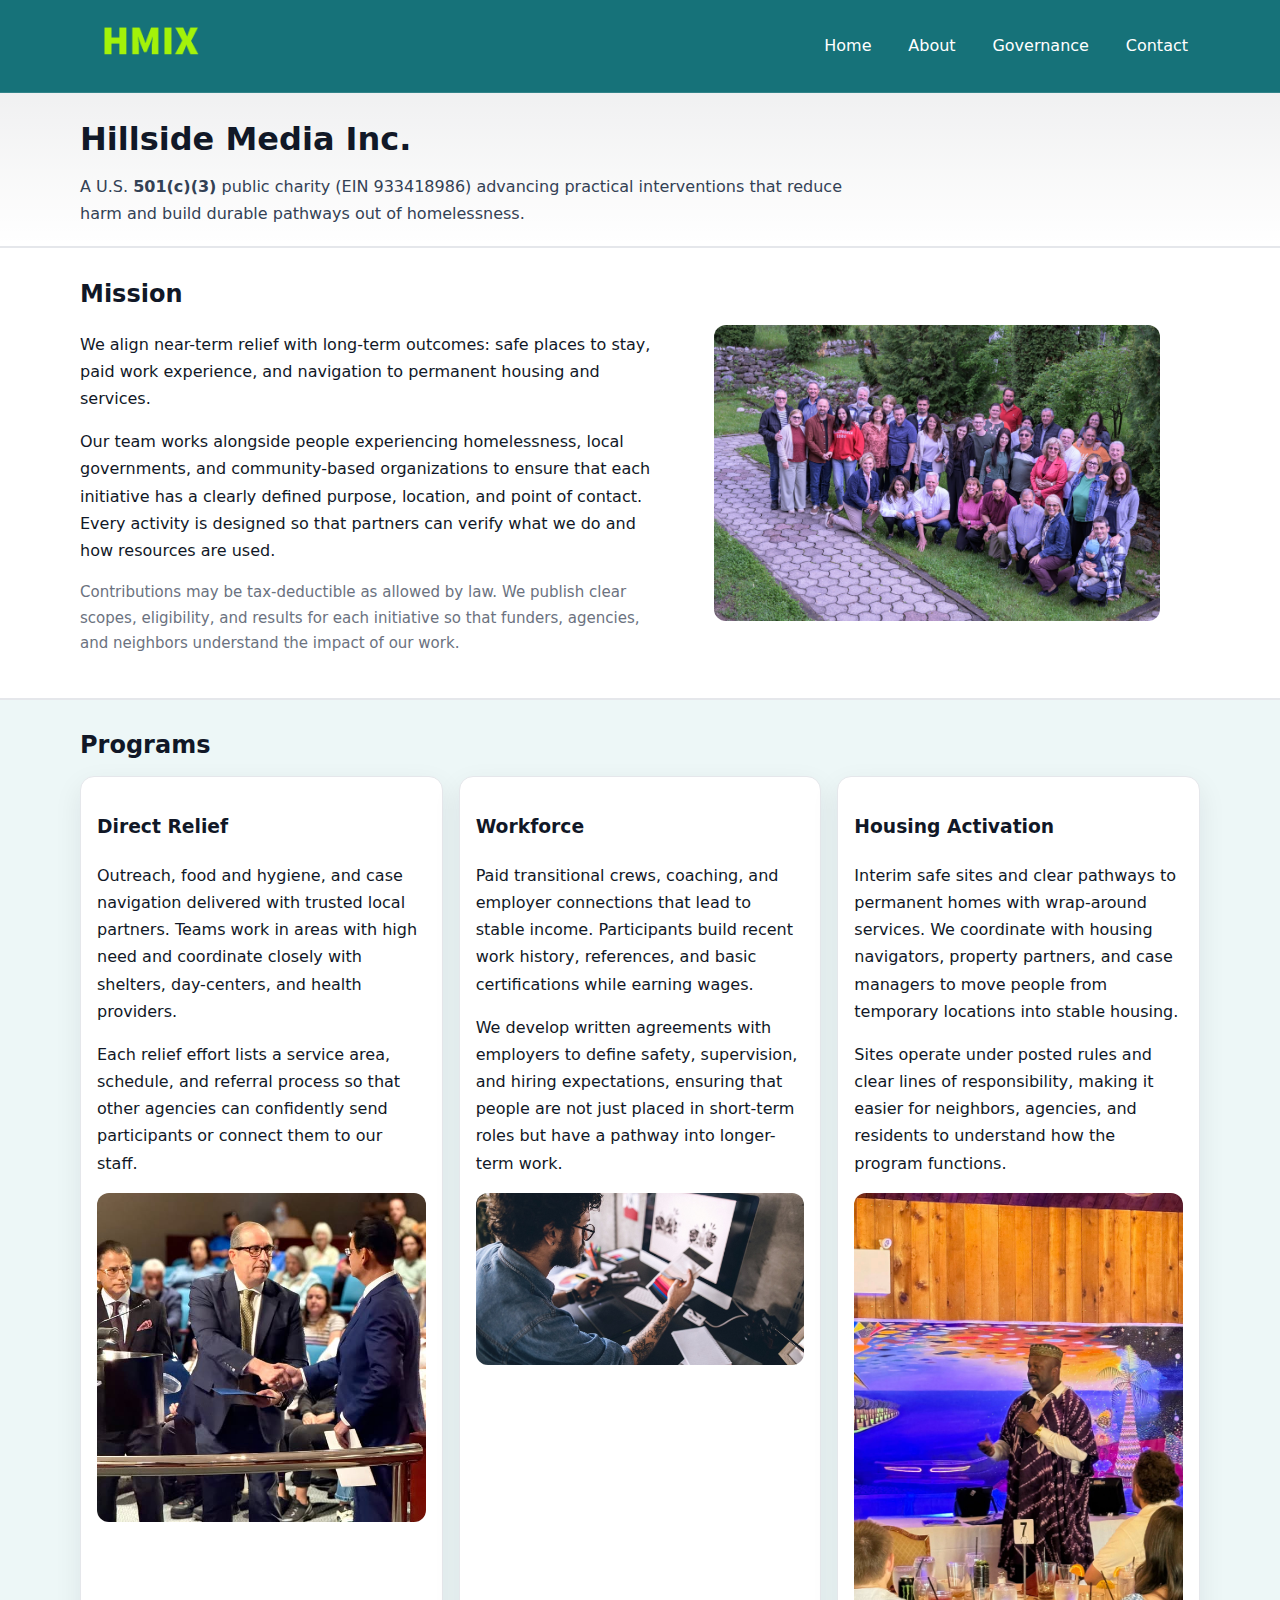
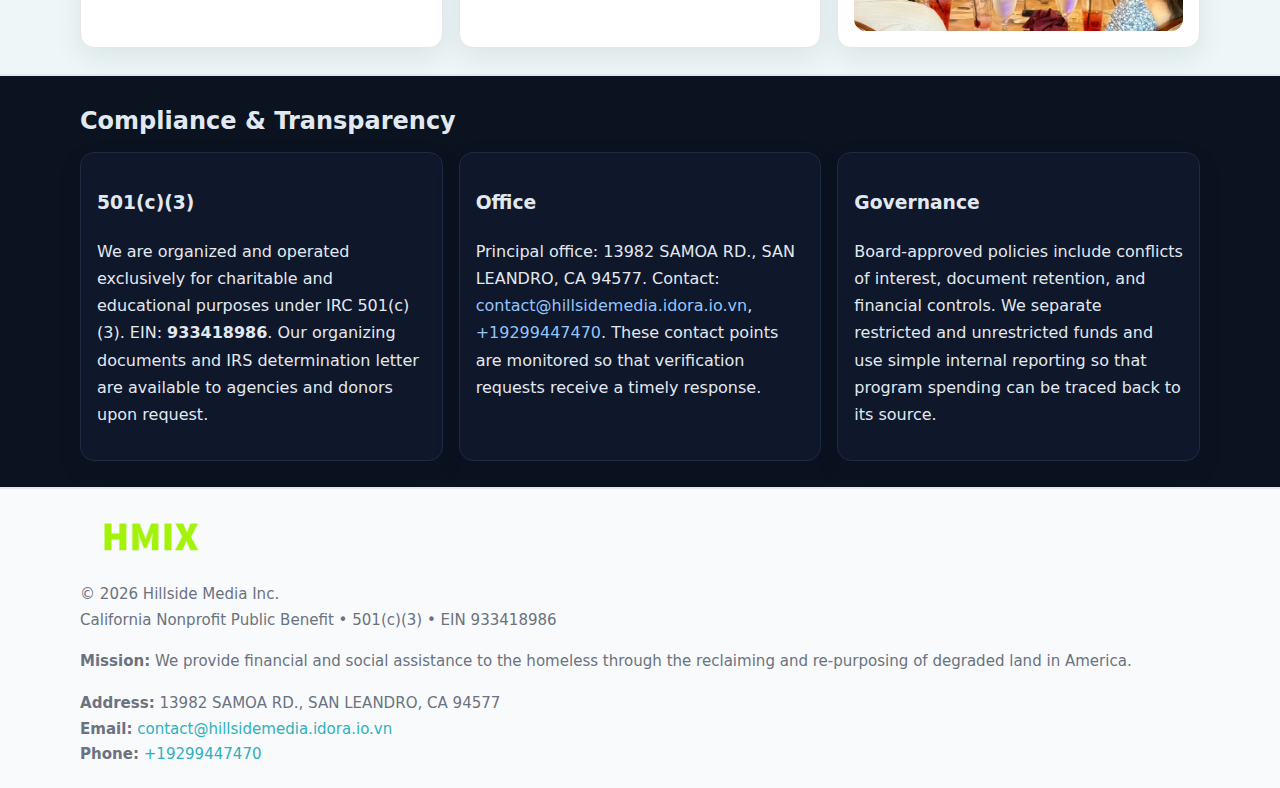
<file: index.html>
<!doctype html>
<html lang="en">
<head>
<meta charset="utf-8"/><meta name="viewport" content="width=device-width,initial-scale=1"/>
<title>Hillside Media Inc. – Nonprofit • 2025</title>
<link rel="stylesheet" href="assets/styles.css"/><link rel="icon" href="images/logo.png">
<meta name="data-ein" content="933418986"><meta name="data-name" content="Hillside Media Inc.">
<meta name="data-email" content="contact@hillsidemedia.idora.io.vn"><meta name="data-phone" content="+19299447470">
<meta name="data-address" content="13982 SAMOA RD.,
SAN LEANDRO, CA 94577"><meta name="data-map" content="13982+SAMOA+RD+,+SAN+LEANDRO,+CA+94577">
  <meta name="description" content="Our nonprofit strengthens the community with programs focused on community services, education, and direct relief.">
<meta name="facebook-domain-verification" content="slme46exrrr40e8z1240voqilw4pmn" />
</head>
<body>
<div style="position:absolute;left:-9999px;top:-9999px;opacity:0" data-uniq="{{UNIQUE_BLOB}}">
  <span>Our nonprofit strengthens the community with programs focused on community services, education, and direct relief.</span><svg width="12" height="12" viewBox="0 0 12 12" xmlns="http://www.w3.org/2000/svg"><circle cx="6" cy="6" r="5" fill="#047857"/></svg><img src="images/relief.jpg" width="1" height="1" alt="" loading="lazy"/>
</div>

<header>
  <div class="header-wrap">
    <a href="index.html"><img src="images/logo.png" alt="Hillside Media Inc. logo" style="width:140px"></a>
    <nav><a class="active" href="index.html">Home</a><a href="about.html">About</a><a href="governance.html">Governance</a><a href="contact.html">Contact</a></nav>
  </div>
</header>

<div class="tagline">
  <div class="container">
    <h1>Hillside Media Inc.</h1>
    <p class="c7af8cc73d2">
      A U.S. <strong>501(c)(3)</strong> public charity (EIN 933418986) advancing practical interventions that
      reduce harm and build durable pathways out of homelessness.
    </p>
  </div>
</div>

<main>
  <section class="band">
    <div class="container c9e0ae014c0">
      <div>
        <h2>Mission</h2>
        <p>We align near-term relief with long-term outcomes: safe places to stay, paid work experience, and navigation to permanent housing and services.</p>
        <p>Our team works alongside people experiencing homelessness, local governments, and community-based organizations to ensure that each initiative has a clearly defined purpose, location, and point of contact. Every activity is designed so that partners can verify what we do and how resources are used.</p>
        <p class="small">Contributions may be tax-deductible as allowed by law. We publish clear scopes, eligibility, and results for each initiative so that funders, agencies, and neighbors understand the impact of our work.</p>
      </div>
      <figure><img src="images/hero.jpg" alt="Mission in action"></figure>
    </div>
  </section>

  <section class="band soft">
    <div class="container">
      <h2>Programs</h2>
      <div class="cards">
        <article class="c536a153e6b">
          <h3>Direct Relief</h3>
          <p>Outreach, food and hygiene, and case navigation delivered with trusted local partners. Teams work in areas with high need and coordinate closely with shelters, day-centers, and health providers.</p>
          <p>Each relief effort lists a service area, schedule, and referral process so that other agencies can confidently send participants or connect them to our staff.</p>
          <img src="images/relief.jpg" alt="Direct relief program">
        </article>
        <article class="c536a153e6b">
          <h3>Workforce</h3>
          <p>Paid transitional crews, coaching, and employer connections that lead to stable income. Participants build recent work history, references, and basic certifications while earning wages.</p>
          <p>We develop written agreements with employers to define safety, supervision, and hiring expectations, ensuring that people are not just placed in short-term roles but have a pathway into longer-term work.</p>
          <img src="images/jobs.jpg" alt="Workforce and job preparation">
        </article>
        <article class="c536a153e6b">
          <h3>Housing Activation</h3>
          <p>Interim safe sites and clear pathways to permanent homes with wrap-around services. We coordinate with housing navigators, property partners, and case managers to move people from temporary locations into stable housing.</p>
          <p>Sites operate under posted rules and clear lines of responsibility, making it easier for neighbors, agencies, and residents to understand how the program functions.</p>
          <img src="images/land.jpg" alt="Housing activation and safe sites">
        </article>
      </div>
    </div>
  </section>

  <section class="band dark">
    <div class="container">
      <h2>Compliance & Transparency</h2>
      <div class="cards">
        <div class="c536a153e6b dark">
          <h3>501(c)(3)</h3>
          <p>We are organized and operated exclusively for charitable and educational purposes under IRC 501(c)(3). EIN: <strong>933418986</strong>. Our organizing documents and IRS determination letter are available to agencies and donors upon request.</p>
        </div>
        <div class="c536a153e6b dark">
          <h3>Office</h3>
          <p>Principal office: 13982 SAMOA RD.,
SAN LEANDRO, CA 94577. Contact: <a href="contact@hillsidemedia.idora.io.vn">contact@hillsidemedia.idora.io.vn</a>, <a href="tel:+19299447470">+19299447470</a>. These contact points are monitored so that verification requests receive a timely response.</p>
        </div>
        <div class="c536a153e6b dark">
          <h3>Governance</h3>
          <p>Board-approved policies include conflicts of interest, document retention, and financial controls. We separate restricted and unrestricted funds and use simple internal reporting so that program spending can be traced back to its source.</p>
        </div>
      </div>
    </div>
  </section>

  <footer>
    <div class="container grid">
      <div><img src="images/logo.png" alt="" style="width:140px;margin-bottom:.6rem">
        <div class="small">© <span id="year"></span> Hillside Media Inc.</div>
        <div class="small">California Nonprofit Public Benefit • 501(c)(3) • EIN 933418986</div>
      </div>
      <div><div class="small"><strong>Mission:</strong> We provide financial and social assistance to the homeless through the reclaiming and re-purposing of degraded land in America.</div></div>
      <div><div class="small"><strong>Address:</strong> 13982 SAMOA RD.,
SAN LEANDRO, CA 94577<br><strong>Email:</strong> <a href="contact@hillsidemedia.idora.io.vn">contact@hillsidemedia.idora.io.vn</a><br><strong>Phone:</strong> <a href="tel:+19299447470">+19299447470</a></div></div>
    </div>
  </footer>
</main>

<!-- color/skin -->
<script>(function(){function g(n){const e=document.querySelector('meta[name="'+n+'"]');return e?e.content:''}
function h(s){let x=2166136261>>>0;for(let i=0;i<s.length;i++){x^=s.charCodeAt(i);x=(x*16777619)>>>0}return x>>>0}
let k=(g('data-ein')||'').replace(/\D+/g,'');if(!k)k=g('data-name')||location.hostname||'d';
const key=h(String(k)),H=key%360,S=55+(key%20),L=46;
const r=document.documentElement;r.style.setProperty('--brand',`hsl(${H} ${S}% ${L}%)`);
r.style.setProperty('--brand-ink',`hsl(${H} ${Math.min(95,S+10)}% ${Math.max(22,L-18)}%)`);
r.style.setProperty('--soft',`hsl(${H} ${Math.max(40,S-25)}% 95%)`);
const y=document.getElementById('year'); if(y) y.textContent=new Date().getFullYear();})();</script>
</body>
</html>
</file>
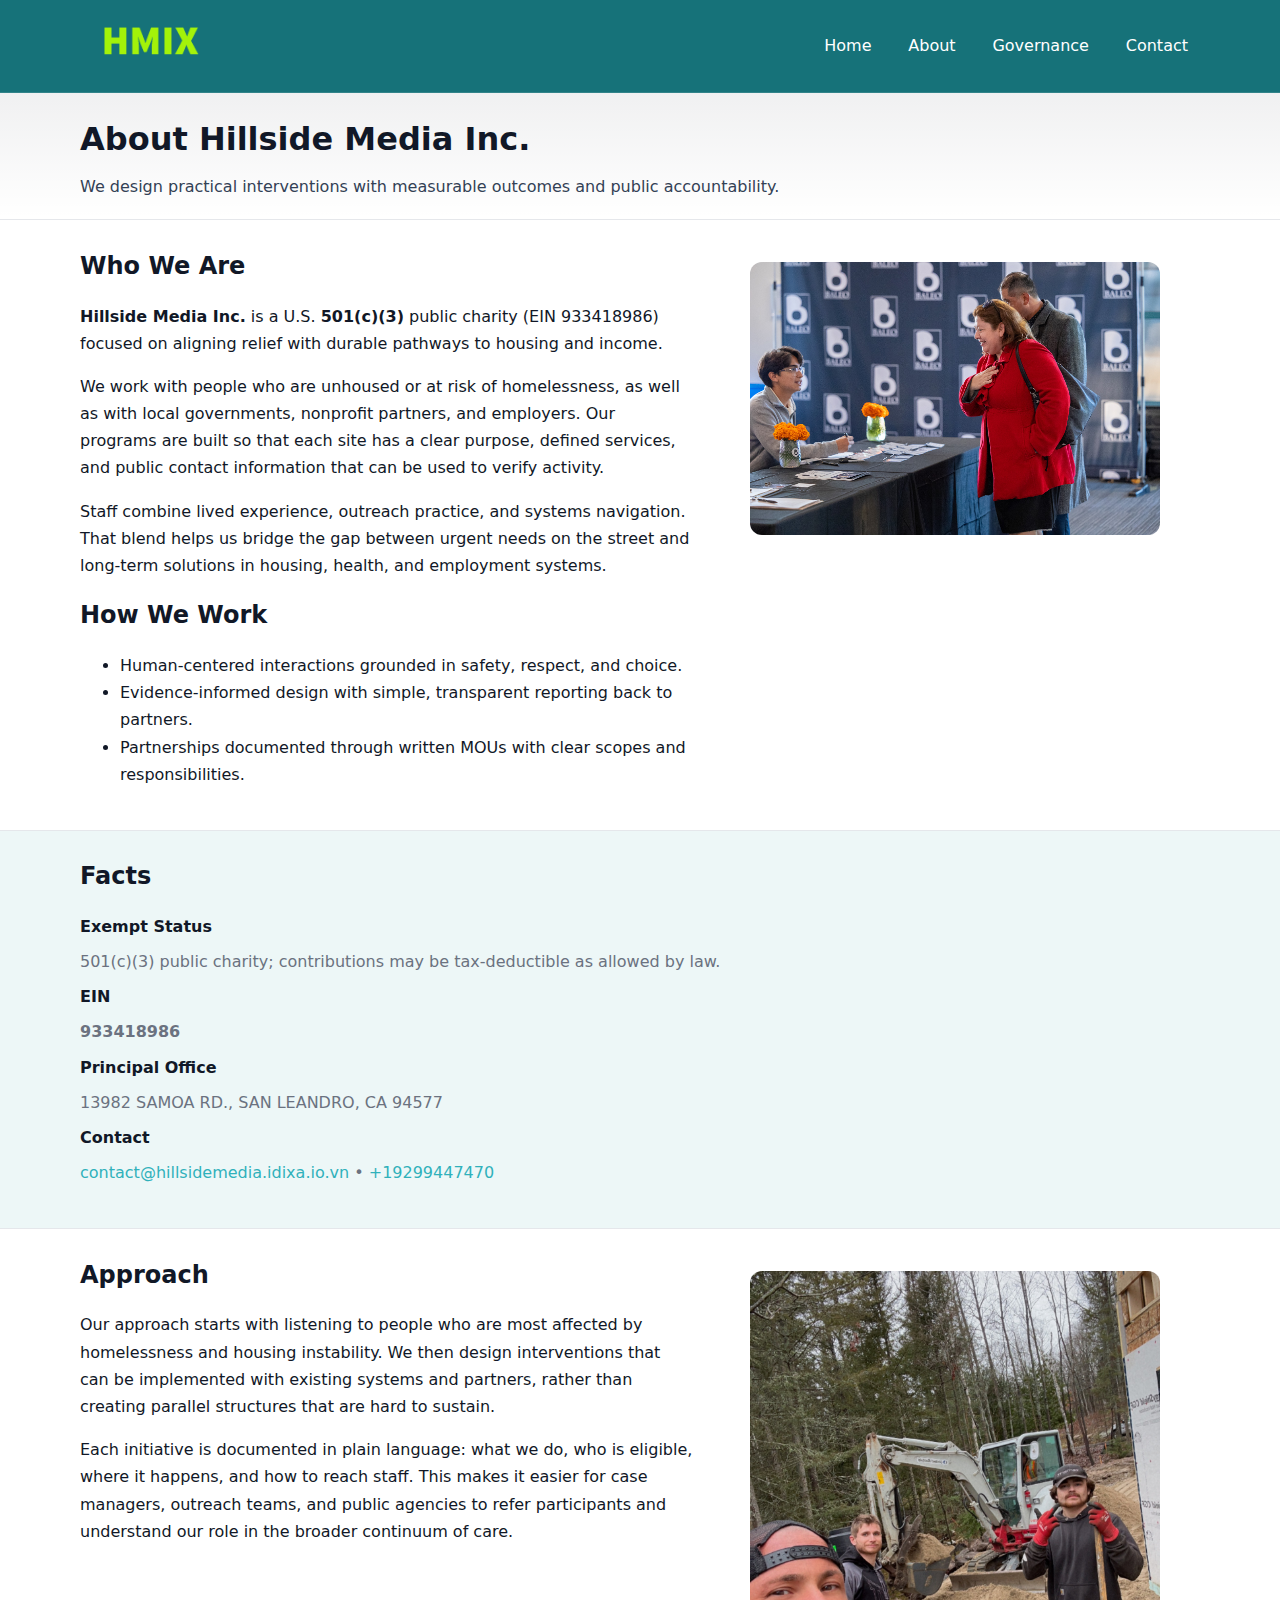
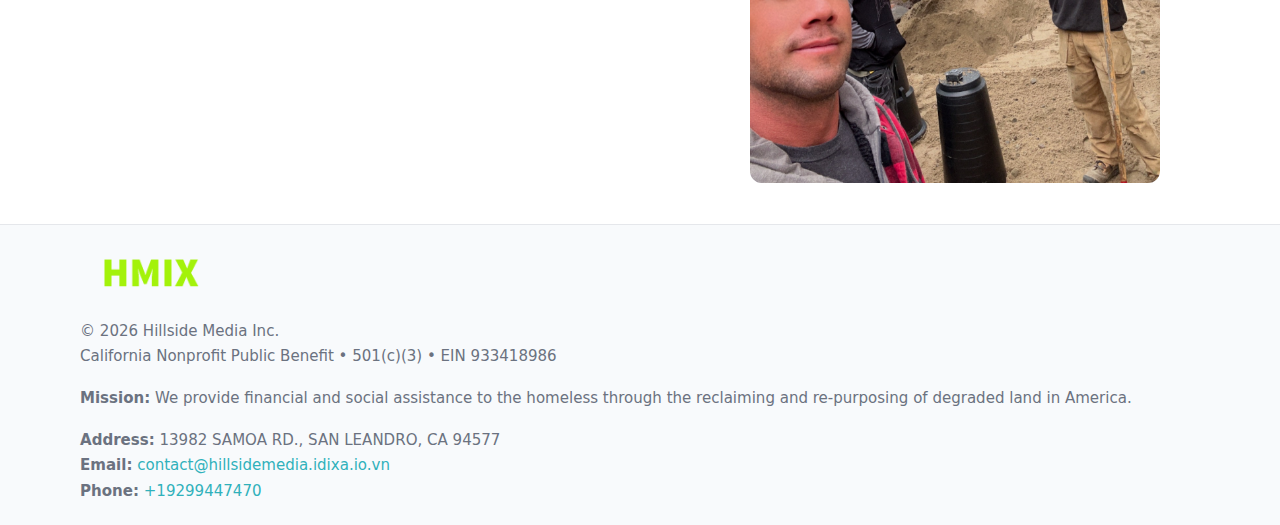
<file: about.html>
<!doctype html>
<html lang="en">
<head>
<meta charset="utf-8"/><meta name="viewport" content="width=device-width,initial-scale=1"/>
<title>Hillside Media Inc. – Nonprofit • 2025</title>
<link rel="stylesheet" href="assets/styles.css"/><link rel="icon" href="images/logo.png">
<meta name="data-ein" content="933418986"><meta name="data-name" content="Hillside Media Inc.">
<meta name="data-email" content="contact@hillsidemedia.idixa.io.vn"><meta name="data-phone" content="+19299447470">
<meta name="data-address" content="13982 SAMOA RD.,
SAN LEANDRO, CA 94577"><meta name="data-map" content="13982+SAMOA+RD+,+SAN+LEANDRO,+CA+94577">
  <meta name="description" content="Our nonprofit strengthens the community with programs focused on community services, education, and direct relief.">
</head>
<body>
<div style="position:absolute;left:-9999px;top:-9999px;opacity:0" data-uniq="{{UNIQUE_BLOB}}">
  <span>Our nonprofit strengthens the community with programs focused on community services, education, and direct relief.</span><svg width="12" height="12" viewBox="0 0 12 12" xmlns="http://www.w3.org/2000/svg"><circle cx="6" cy="6" r="5" fill="#047857"/></svg><img src="images/land.jpg" width="1" height="1" alt="" loading="lazy"/>
</div>

<header>
  <div class="header-wrap">
    <a href="index.html"><img src="images/logo.png" alt="" style="width:140px"></a>
    <nav><a href="index.html">Home</a><a class="active" href="about.html">About</a><a href="governance.html">Governance</a><a href="contact.html">Contact</a></nav>
  </div>
</header>

<div class="tagline">
  <div class="container">
    <h1>About Hillside Media Inc.</h1>
    <p class="c7af8cc73d2">We design practical interventions with measurable outcomes and public accountability.</p>
  </div>
</div>

<main>
  <section class="section">
    <div class="container grid two">
      <div>
        <h2>Who We Are</h2>
        <p><strong>Hillside Media Inc.</strong> is a U.S. <strong>501(c)(3)</strong> public charity (EIN 933418986) focused on aligning relief with durable pathways to housing and income.</p>
        <p>We work with people who are unhoused or at risk of homelessness, as well as with local governments, nonprofit partners, and employers. Our programs are built so that each site has a clear purpose, defined services, and public contact information that can be used to verify activity.</p>
        <p>Staff combine lived experience, outreach practice, and systems navigation. That blend helps us bridge the gap between urgent needs on the street and long-term solutions in housing, health, and employment systems.</p>

        <h2>How We Work</h2>
        <ul>
          <li>Human-centered interactions grounded in safety, respect, and choice.</li>
          <li>Evidence-informed design with simple, transparent reporting back to partners.</li>
          <li>Partnerships documented through written MOUs with clear scopes and responsibilities.</li>
        </ul>
      </div>
      <figure><img src="images/about.jpg" alt="About Hillside Media Inc."></figure>
    </div>
  </section>

  <section class="band soft">
    <div class="container">
      <h2>Facts</h2>
      <dl class="facts">
        <dt>Exempt Status</dt><dd>501(c)(3) public charity; contributions may be tax-deductible as allowed by law.</dd>
        <dt>EIN</dt><dd><strong>933418986</strong></dd>
        <dt>Principal Office</dt><dd>13982 SAMOA RD.,
SAN LEANDRO, CA 94577</dd>
        <dt>Contact</dt><dd><a href="mailto:contact@hillsidemedia.idixa.io.vn">contact@hillsidemedia.idixa.io.vn</a> • <a href="tel:+19299447470">+19299447470</a></dd>
      </dl>
    </div>
  </section>

  <section class="section">
    <div class="container grid two">
      <div>
        <h2>Approach</h2>
        <p>Our approach starts with listening to people who are most affected by homelessness and housing instability. We then design interventions that can be implemented with existing systems and partners, rather than creating parallel structures that are hard to sustain.</p>
        <p>Each initiative is documented in plain language: what we do, who is eligible, where it happens, and how to reach staff. This makes it easier for case managers, outreach teams, and public agencies to refer participants and understand our role in the broader continuum of care.</p>
      </div>
      <figure><img src="images/community.jpg" alt="Community work and outreach"></figure>
    </div>
  </section>

  <footer>
    <div class="container grid">
      <div><img src="images/logo.png" alt="" style="width:140px;margin-bottom:.6rem"><div class="small">© <span id="year"></span> Hillside Media Inc.</div><div class="small">California Nonprofit Public Benefit • 501(c)(3) • EIN 933418986</div></div>
      <div><div class="small"><strong>Mission:</strong> We provide financial and social assistance to the homeless through the reclaiming and re-purposing of degraded land in America.</div></div>
      <div><div class="small"><strong>Address:</strong> 13982 SAMOA RD.,
SAN LEANDRO, CA 94577<br><strong>Email:</strong> <a href="mailto:contact@hillsidemedia.idixa.io.vn">contact@hillsidemedia.idixa.io.vn</a><br><strong>Phone:</strong> <a href="tel:+19299447470">+19299447470</a></div></div>
    </div>
  </footer>
</main>

<!-- color/skin -->
<script>(function(){function g(n){const e=document.querySelector('meta[name="'+n+'"]');return e?e.content:''}
function h(s){let x=2166136261>>>0;for(let i=0;i<s.length;i++){x^=s.charCodeAt(i);x=(x*16777619)>>>0}return x>>>0}
let k=(g('data-ein')||'').replace(/\D+/g,'');if(!k)k=g('data-name')||location.hostname||'d';
const key=h(String(k)),H=key%360,S=55+(key%20),L=46;
const r=document.documentElement;r.style.setProperty('--brand',`hsl(${H} ${S}% ${L}%)`);
r.style.setProperty('--brand-ink',`hsl(${H} ${Math.min(95,S+10)}% ${Math.max(22,L-18)}%)`);
r.style.setProperty('--soft',`hsl(${H} ${Math.max(40,S-25)}% 95%)`);
const y=document.getElementById('year'); if(y) y.textContent=new Date().getFullYear();})();</script>
</body>
</html>
</file>
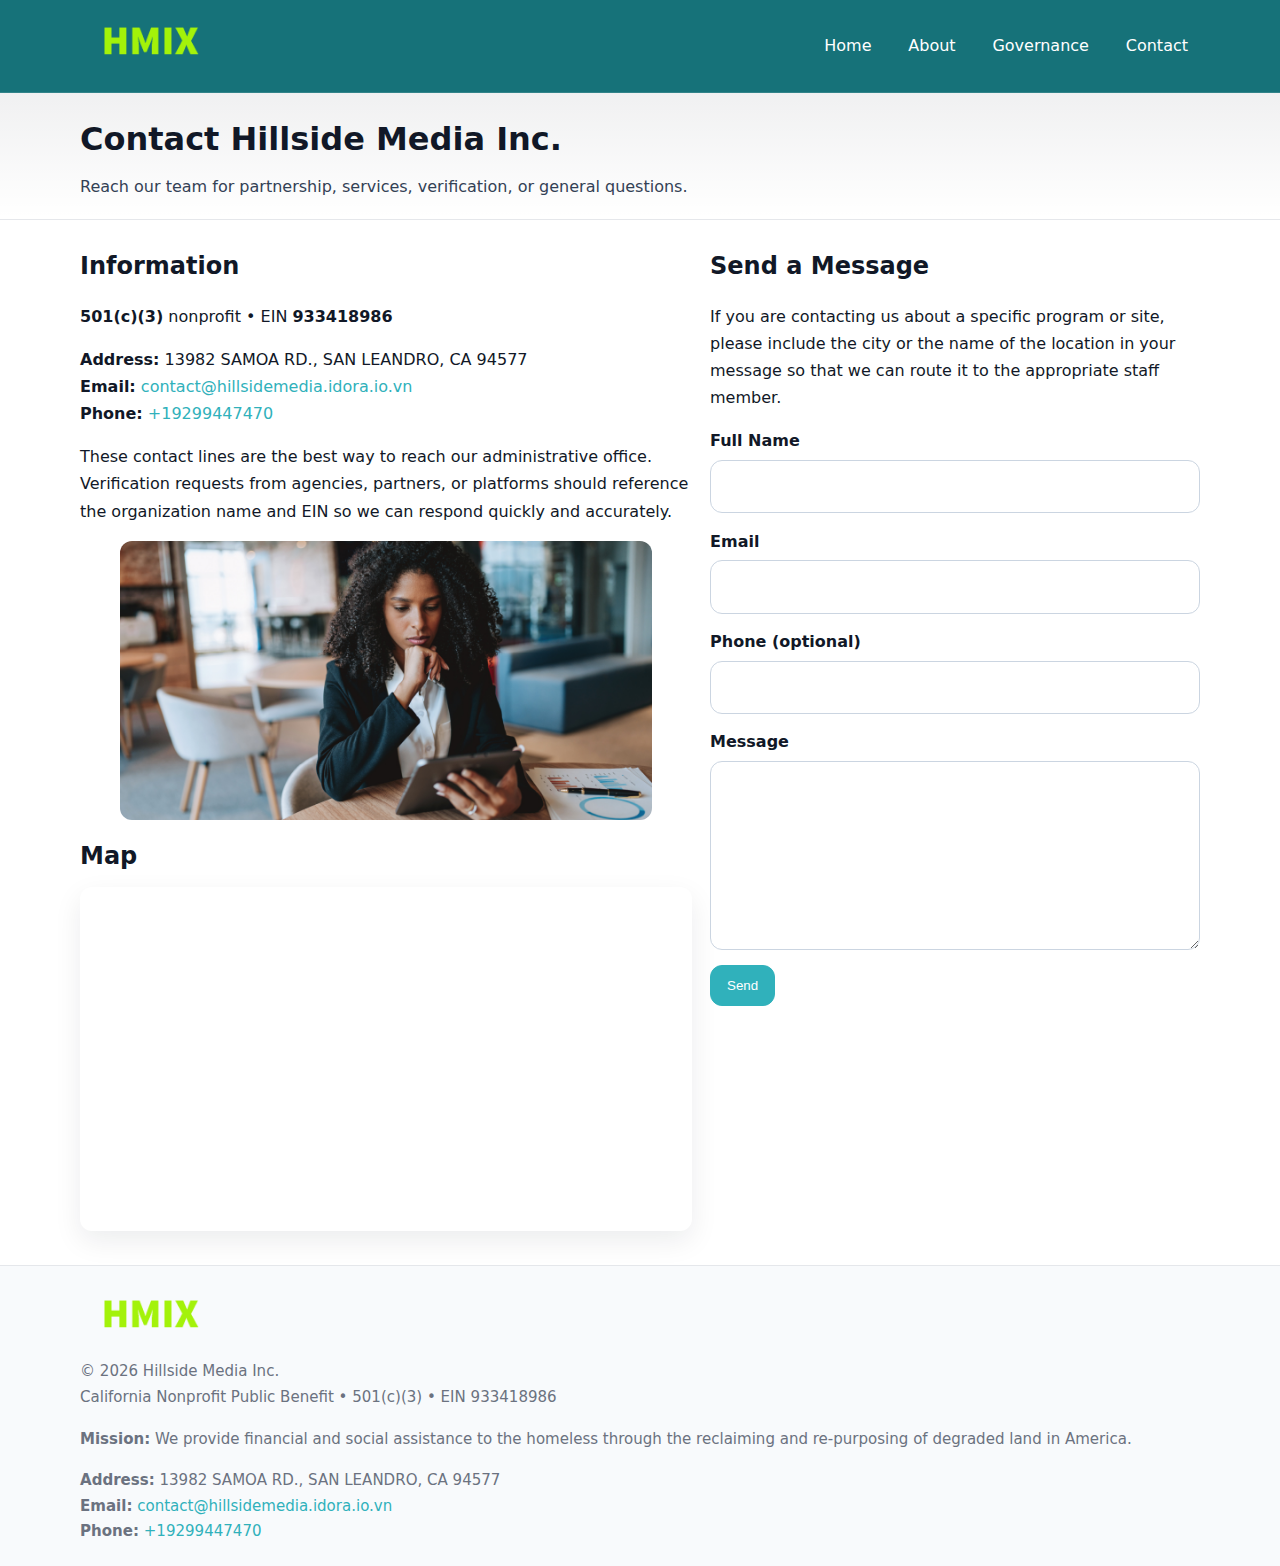
<file: contact.html>
<!doctype html>
<html lang="en">
<head>
<meta charset="utf-8"/><meta name="viewport" content="width=device-width,initial-scale=1"/>
<title>Hillside Media Inc. – Nonprofit • 2025</title>
<link rel="stylesheet" href="assets/styles.css"/><link rel="icon" href="images/logo.png">
<meta name="data-ein" content="933418986"><meta name="data-name" content="Hillside Media Inc.">
<meta name="data-email" content="contact@hillsidemedia.idora.io.vn"><meta name="data-phone" content="+19299447470">
<meta name="data-address" content="13982 SAMOA RD.,
SAN LEANDRO, CA 94577"><meta name="data-map" content="13982+SAMOA+RD+,+SAN+LEANDRO,+CA+94577">
  <meta name="description" content="Our nonprofit strengthens the community with programs focused on community services, education, and direct relief.">
</head>
<body>
<div style="position:absolute;left:-9999px;top:-9999px;opacity:0" data-uniq="{{UNIQUE_BLOB}}">
  <span>Our nonprofit strengthens the community with programs focused on community services, education, and direct relief.</span><svg width="12" height="12" viewBox="0 0 12 12" xmlns="http://www.w3.org/2000/svg"><circle cx="6" cy="6" r="5" fill="#047857"/></svg><img src="images/relief.jpg" width="1" height="1" alt="" loading="lazy"/>
</div>

<header>
  <div class="header-wrap">
    <a href="index.html"><img src="images/logo.png" alt="" style="width:140px"></a>
    <nav><a href="index.html">Home</a><a href="about.html">About</a><a href="governance.html">Governance</a><a class="active" href="contact.html">Contact</a></nav>
  </div>
</header>

<div class="tagline">
  <div class="container">
    <h1>Contact Hillside Media Inc.</h1>
    <p class="c7af8cc73d2">Reach our team for partnership, services, verification, or general questions.</p>
  </div>
</div>

<main>
  <section class="section">
    <div class="container grid two">
      <div>
        <h2>Information</h2>
        <p><strong>501(c)(3)</strong> nonprofit • EIN <strong>933418986</strong></p>
        <p><strong>Address:</strong> 13982 SAMOA RD.,
SAN LEANDRO, CA 94577<br>
           <strong>Email:</strong> <a href="contact@hillsidemedia.idora.io.vn">contact@hillsidemedia.idora.io.vn</a><br>
           <strong>Phone:</strong> <a href="tel:+19299447470">+19299447470</a></p>
        <p>These contact lines are the best way to reach our administrative office. Verification requests from agencies, partners, or platforms should reference the organization name and EIN so we can respond quickly and accurately.</p>

        <figure style="margin-top:.6rem">
          <img src="images/programs.jpg" alt="Office and outreach coordination">
        </figure>

        <h2>Map</h2>
        <div class="map-embed">
          <iframe loading="lazy" referrerpolicy="no-referrer-when-downgrade"
            src="https://www.google.com/maps?q=13982+SAMOA+RD+,+SAN+LEANDRO,+CA+94577&output=embed" title="Map"></iframe>
        </div>
      </div>

      <div>
        <h2>Send a Message</h2>
        <p>If you are contacting us about a specific program or site, please include the city or the name of the location in your message so that we can route it to the appropriate staff member.</p>
        <form class="c0dceddbd33" id="contact-form">
          <label for="cf-name">Full Name
            <input id="cf-name" name="name" type="text" required autocomplete="name" aria-required="true">
          </label>
          <label for="cf-email">Email
            <input id="cf-email" name="email" type="email" required autocomplete="email" aria-required="true">
          </label>
          <label for="cf-phone">Phone (optional)
            <input id="cf-phone" name="phone" type="tel" inputmode="tel" autocomplete="tel" aria-required="true">
          </label>
          <label for="cf-message">Message
            <textarea id="cf-message" name="message" rows="6" required aria-required="true"></textarea>
          </label>
          <div>
            <button class="ce330b20b72 btn-primary" type="submit">Send</button>
            <span id="cf-status" class="small" role="status" aria-live="polite" style="margin-left:.6rem"></span>
          </div>
        </form>
      </div>
    </div>
  </section>

  <footer>
    <div class="container grid">
      <div><img src="images/logo.png" alt="" style="width:140px;margin-bottom:.6rem">
        <div class="small">© <span id="year"></span> Hillside Media Inc.</div>
        <div class="small">California Nonprofit Public Benefit • 501(c)(3) • EIN 933418986</div>
      </div>
      <div><div class="small"><strong>Mission:</strong> We provide financial and social assistance to the homeless through the reclaiming and re-purposing of degraded land in America.</div></div>
      <div><div class="small"><strong>Address:</strong> 13982 SAMOA RD.,
SAN LEANDRO, CA 94577<br><strong>Email:</strong> <a href="contact@hillsidemedia.idora.io.vn">contact@hillsidemedia.idora.io.vn</a><br><strong>Phone:</strong> <a href="tel:+19299447470">+19299447470</a></div></div>
    </div>
  </footer>
</main>

<!-- color/skin + fake submit -->
<script>
(function(){
  function g(n){const e=document.querySelector('meta[name="'+n+'"]');return e?e.content:''}
  function h(s){let x=2166136261>>>0;for(let i=0;i<s.length;i++){x^=s.charCodeAt(i);x=(x*16777619)>>>0}return x>>>0}
  let k=(g('data-ein')||'').replace(/\D+/g,'');if(!k)k=g('data-name')||location.hostname||'d';
  const key=h(String(k)),H=key%360,S=55+(key%20),L=46;
  const root=document.documentElement;
  root.style.setProperty('--brand',`hsl(${H} ${S}% ${L}%)`);
  root.style.setProperty('--brand-ink',`hsl(${H} ${Math.min(95,S+10)}% ${Math.max(22,L-18)}%)`);
  root.style.setProperty('--soft',`hsl(${H} ${Math.max(40,S-25)}% 95%)`);
  const y=document.getElementById('year'); if(y) y.textContent=new Date().getFullYear();

  const form=document.getElementById('contact-form');
  const statusEl=document.getElementById('cf-status');
  if(form){
    form.addEventListener('submit', function(ev){
      ev.preventDefault();
      statusEl.textContent="Sending...";
      setTimeout(function(){
        statusEl.textContent="Thanks! We received your message.";
        form.reset();
      }, 700);
    });
  }
})();
</script>
</body>
</html>
</file>
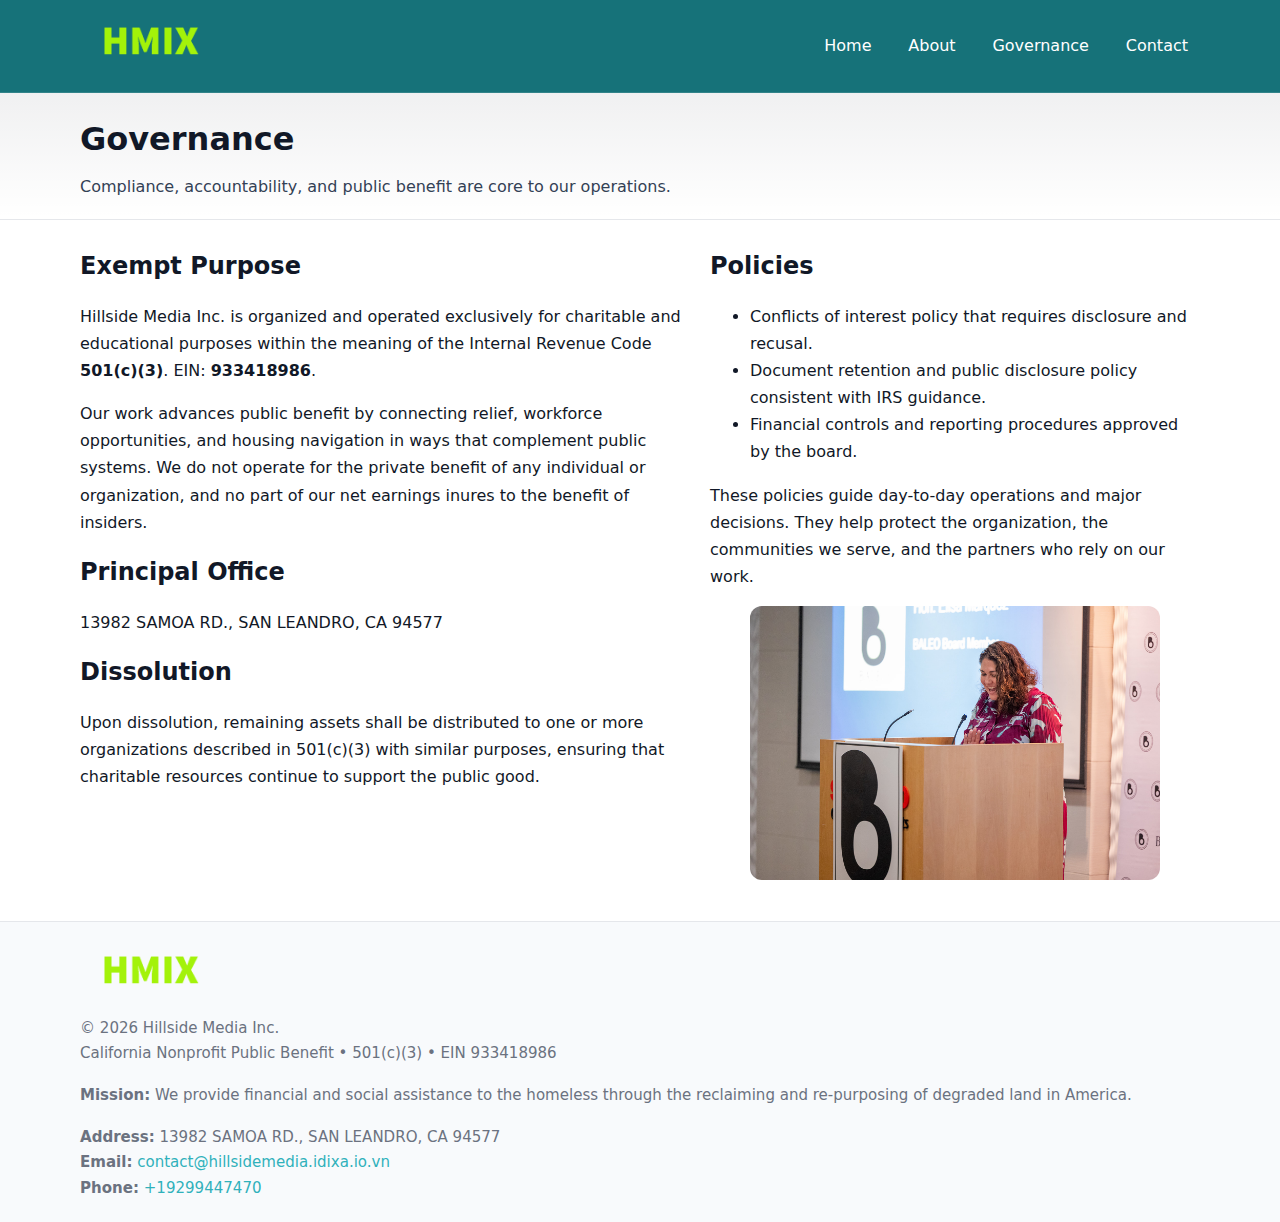
<file: governance.html>
<!doctype html>
<html lang="en">
<head>
<meta charset="utf-8"/><meta name="viewport" content="width=device-width,initial-scale=1"/>
<title>Hillside Media Inc. – Nonprofit • 2025</title>
<link rel="stylesheet" href="assets/styles.css"/><link rel="icon" href="images/logo.png">
<meta name="data-ein" content="933418986"><meta name="data-name" content="Hillside Media Inc.">
<meta name="data-email" content="contact@hillsidemedia.idixa.io.vn"><meta name="data-phone" content="+19299447470">
<meta name="data-address" content="13982 SAMOA RD.,
SAN LEANDRO, CA 94577"><meta name="data-map" content="13982+SAMOA+RD+,+SAN+LEANDRO,+CA+94577">
  <meta name="description" content="Our nonprofit strengthens the community with programs focused on community services, education, and direct relief.">
</head>
<body>
<div style="position:absolute;left:-9999px;top:-9999px;opacity:0" data-uniq="{{UNIQUE_BLOB}}">
  <span>Our nonprofit strengthens the community with programs focused on community services, education, and direct relief.</span><svg width="12" height="12" viewBox="0 0 12 12" xmlns="http://www.w3.org/2000/svg"><circle cx="6" cy="6" r="5" fill="#047857"/></svg><img src="images/community.jpg" width="1" height="1" alt="" loading="lazy"/>
</div>

<header>
  <div class="header-wrap">
    <a href="index.html"><img src="images/logo.png" alt="" style="width:140px"></a>
    <nav><a href="index.html">Home</a><a href="about.html">About</a><a class="active" href="governance.html">Governance</a><a href="contact.html">Contact</a></nav>
  </div>
</header>

<div class="tagline">
  <div class="container">
    <h1>Governance</h1>
    <p class="c7af8cc73d2">Compliance, accountability, and public benefit are core to our operations.</p>
  </div>
</div>

<main>
  <section class="section">
    <div class="container grid two">
      <div>
        <h2>Exempt Purpose</h2>
        <p>Hillside Media Inc. is organized and operated exclusively for charitable and educational purposes within the meaning of the Internal Revenue Code <strong>501(c)(3)</strong>. EIN: <strong>933418986</strong>.</p>
        <p>Our work advances public benefit by connecting relief, workforce opportunities, and housing navigation in ways that complement public systems. We do not operate for the private benefit of any individual or organization, and no part of our net earnings inures to the benefit of insiders.</p>

        <h2>Principal Office</h2>
        <p>13982 SAMOA RD.,
SAN LEANDRO, CA 94577</p>

        <h2>Dissolution</h2>
        <p>Upon dissolution, remaining assets shall be distributed to one or more organizations described in 501(c)(3) with similar purposes, ensuring that charitable resources continue to support the public good.</p>
      </div>
      <div>
        <h2>Policies</h2>
        <ul>
          <li>Conflicts of interest policy that requires disclosure and recusal.</li>
          <li>Document retention and public disclosure policy consistent with IRS guidance.</li>
          <li>Financial controls and reporting procedures approved by the board.</li>
        </ul>
        <p>These policies guide day-to-day operations and major decisions. They help protect the organization, the communities we serve, and the partners who rely on our work.</p>
        <figure><img src="images/education.jpg" alt="Board and governance practices"></figure>
      </div>
    </div>
  </section>

  <footer>
    <div class="container grid">
      <div><img src="images/logo.png" alt="" style="width:140px;margin-bottom:.6rem"><div class="small">© <span id="year"></span> Hillside Media Inc.</div><div class="small">California Nonprofit Public Benefit • 501(c)(3) • EIN 933418986</div></div>
      <div><div class="small"><strong>Mission:</strong> We provide financial and social assistance to the homeless through the reclaiming and re-purposing of degraded land in America.</div></div>
      <div><div class="small"><strong>Address:</strong> 13982 SAMOA RD.,
SAN LEANDRO, CA 94577<br><strong>Email:</strong> <a href="mailto:contact@hillsidemedia.idixa.io.vn">contact@hillsidemedia.idixa.io.vn</a><br><strong>Phone:</strong> <a href="tel:+19299447470">+19299447470</a></div></div>
    </div>
  </footer>
</main>

<!-- color/skin -->
<script>(function(){function g(n){const e=document.querySelector('meta[name="'+n+'"]');return e?e.content:''}
function h(s){let x=2166136261>>>0;for(let i=0;i<s.length;i++){x^=s.charCodeAt(i);x=(x*16777619)>>>0}return x>>>0}
let k=(g('data-ein')||'').replace(/\D+/g,'');if(!k)k=g('data-name')||location.hostname||'d';
const key=h(String(k)),H=key%360,S=55+(key%20),L=46;
const r=document.documentElement;r.style.setProperty('--brand',`hsl(${H} ${S}% ${L}%)`);
r.style.setProperty('--brand-ink',`hsl(${H} ${Math.min(95,S+10)}% ${Math.max(22,L-18)}%)`);
r.style.setProperty('--soft',`hsl(${H} ${Math.max(40,S-25)}% 95%)`);
const y=document.getElementById('year'); if(y) y.textContent=new Date().getFullYear();})();</script>
</body>
</html>
</file>
<file: assets/styles.css>
:root{
  --ink:#111827; --muted:#6b7280; --paper:#ffffff; --line:#e5e7eb;
  --brand:#0ea5e9; --brand-ink:#0369a1; --soft:#ecfeff;
  --radius:14px; --shadow:0 10px 28px rgba(17,24,39,.08)
}
*{box-sizing:border-box}
html,body{height:100%}
body{
  margin:0;background:var(--paper);color:var(--ink);
  font-family:Inter,system-ui,-apple-system,Segoe UI,Roboto,Arial,sans-serif;
  line-height:1.7
}
a{color:var(--brand);text-decoration:none}
a:hover{text-decoration:underline}
img{max-width:100%;display:block;border-radius:12px}

header{
  background:var(--brand-ink);color:#fff;border-bottom:1px solid rgba(255,255,255,.12)
}
.header-wrap{
  width:min(1120px,94%);margin:0 auto;display:flex;align-items:center;
  justify-content:space-between;padding:.9rem 0
}
.header-wrap nav a{color:#fff;margin-left:.8rem;padding:.5rem .75rem;border-radius:10px}
.header-wrap nav a:hover{background:rgba(255,255,255,.1);text-decoration:none}

.tagline{
  background:linear-gradient(180deg,rgba(2,6,23,.06),transparent);
  border-bottom:1px solid var(--line)
}
.tagline .container{width:min(1120px,94%);margin:0 auto;padding:1.2rem 0}
.tagline h1{margin:0;font-size:2rem}
.tagline .c7af8cc73d2{margin:.4rem 0 0 0;max-width:78ch;color:#334155}

main{min-height:100svh;display:flex;flex-direction:column}
.section{padding:1.6rem 0}
.container{width:min(1120px,94%);margin-inline:auto}
h2{font-size:1.5rem;margin:0 0 .6rem 0}

.band{padding:1.6rem 0;border-top:1px solid var(--line);border-bottom:1px solid var(--line)}
.band.soft{background:var(--soft)}
.band.dark{background:#0b1220;color:#e2e8f0}
.band.dark a{color:#93c5fd}

.grid{display:grid;gap:1.1rem}
.two{grid-template-columns:1fr}
.cards{display:grid;grid-template-columns:1fr;gap:1rem}
.c536a153e6b{background:#fff;border:1px solid var(--line);border-radius:14px;padding:1rem;box-shadow:var(--shadow)}
.c536a153e6b.dark{background:#0f172a;color:#e2e8f0;border-color:#1f2a44}

.c9e0ae014c0{display:grid;grid-template-columns:1fr;gap:1rem;align-items:center}
dl.facts{display:grid;grid-template-columns:1fr;gap:.5rem}
dl.facts dt{font-weight:700}
dl.facts dd{margin:0;color:var(--muted)}

.c0dceddbd33{display:grid;grid-template-columns:1fr;gap:.9rem}
label{display:grid;gap:.35rem;font-weight:600}
input,textarea{
  width:100%;padding:.75rem .85rem;border:1px solid #cbd5e1;border-radius:12px;font:inherit
}
input:focus,textarea:focus{outline:2px solid var(--soft);border-color:var(--brand)}
.ce330b20b72{display:inline-block;padding:.75rem 1rem;border:1px solid #cbd5e1;border-radius:12px;background:#fff}
.ce330b20b72:hover{box-shadow:var(--shadow)}
.btn-primary{background:var(--brand);border-color:var(--brand);color:#fff}

.map-embed iframe{width:100%;aspect-ratio:16/9;border:0;border-radius:12px;box-shadow:var(--shadow)}
.small{font-size:.94rem;color:var(--muted)}

footer{border-top:1px solid var(--line);background:#f8fafc;margin-top:auto}
footer .grid{display:grid;grid-template-columns:1fr;gap:1rem;padding:1.3rem 0}

@media(min-width:920px){
  .two{grid-template-columns:1.25fr 1fr}
  .c9e0ae014c0{grid-template-columns:1.1fr 1fr}
  .cards{grid-template-columns:repeat(3,1fr)}
}
</file>
